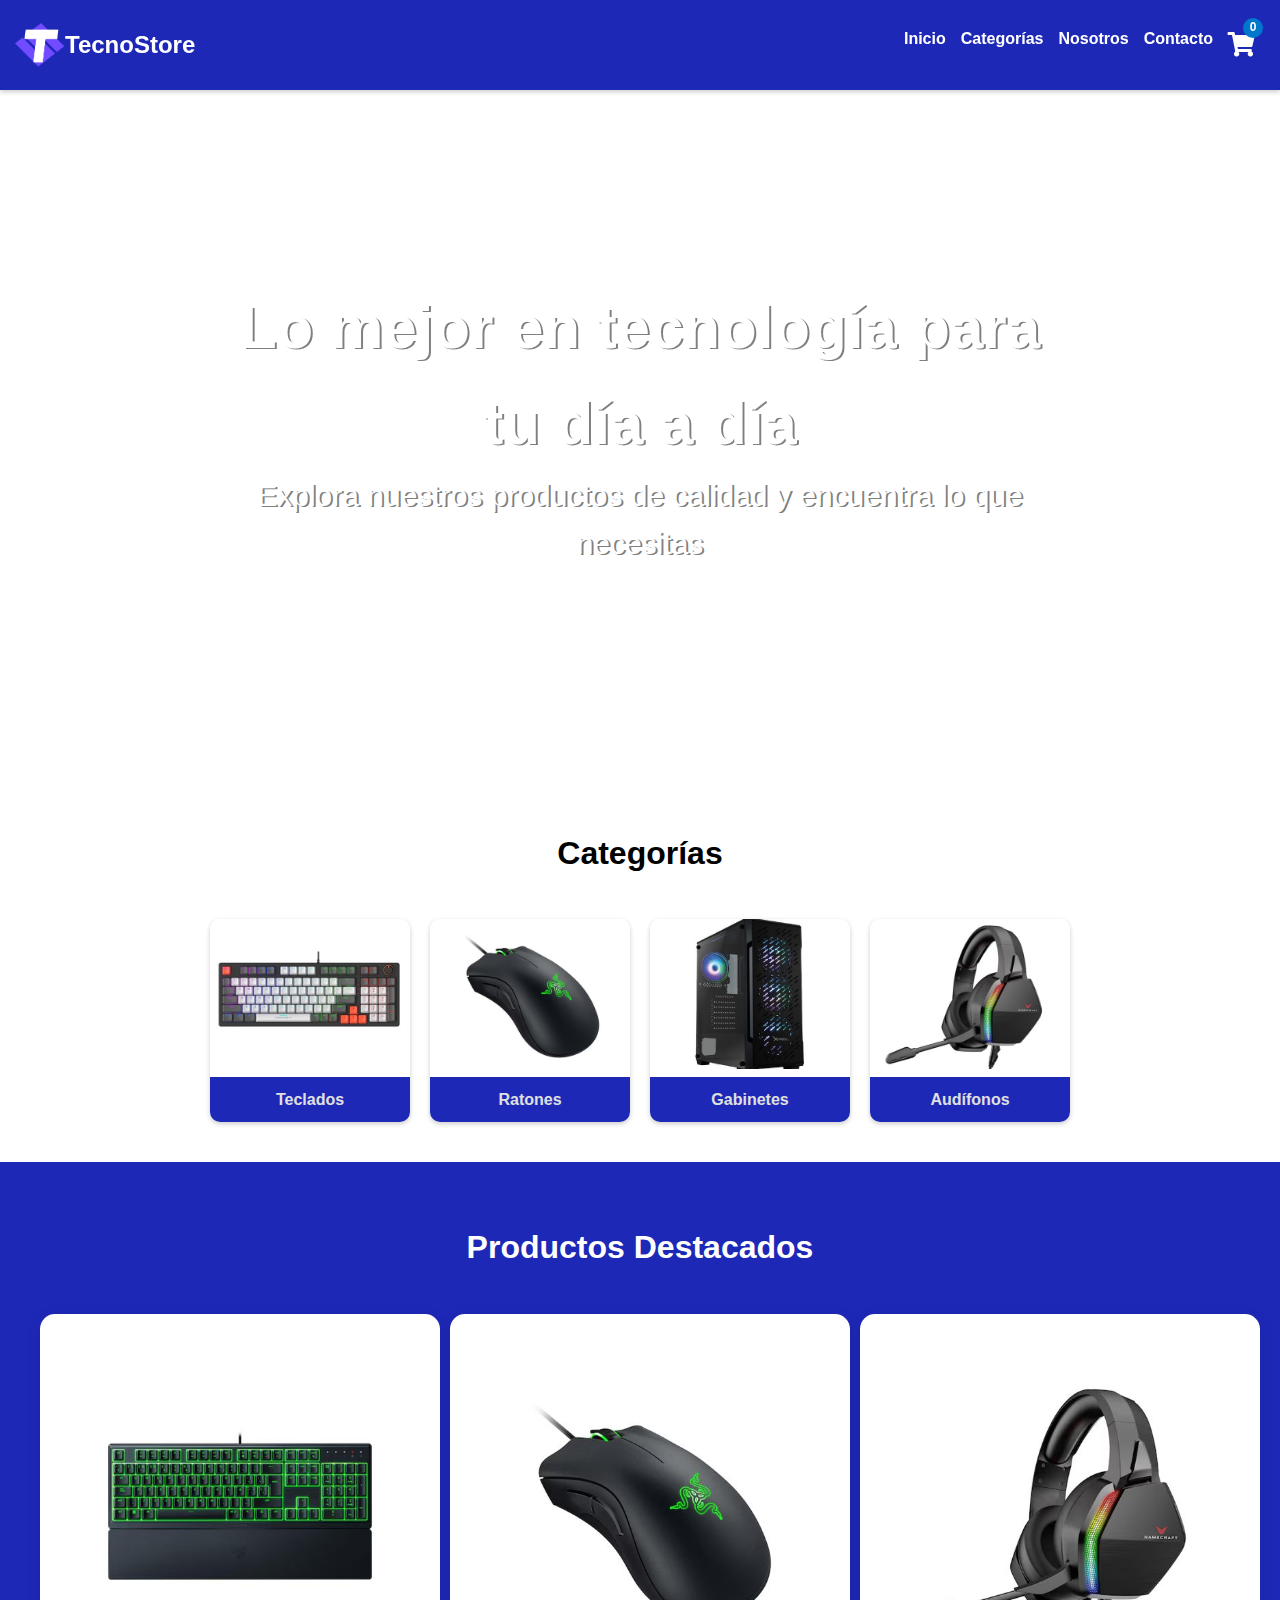
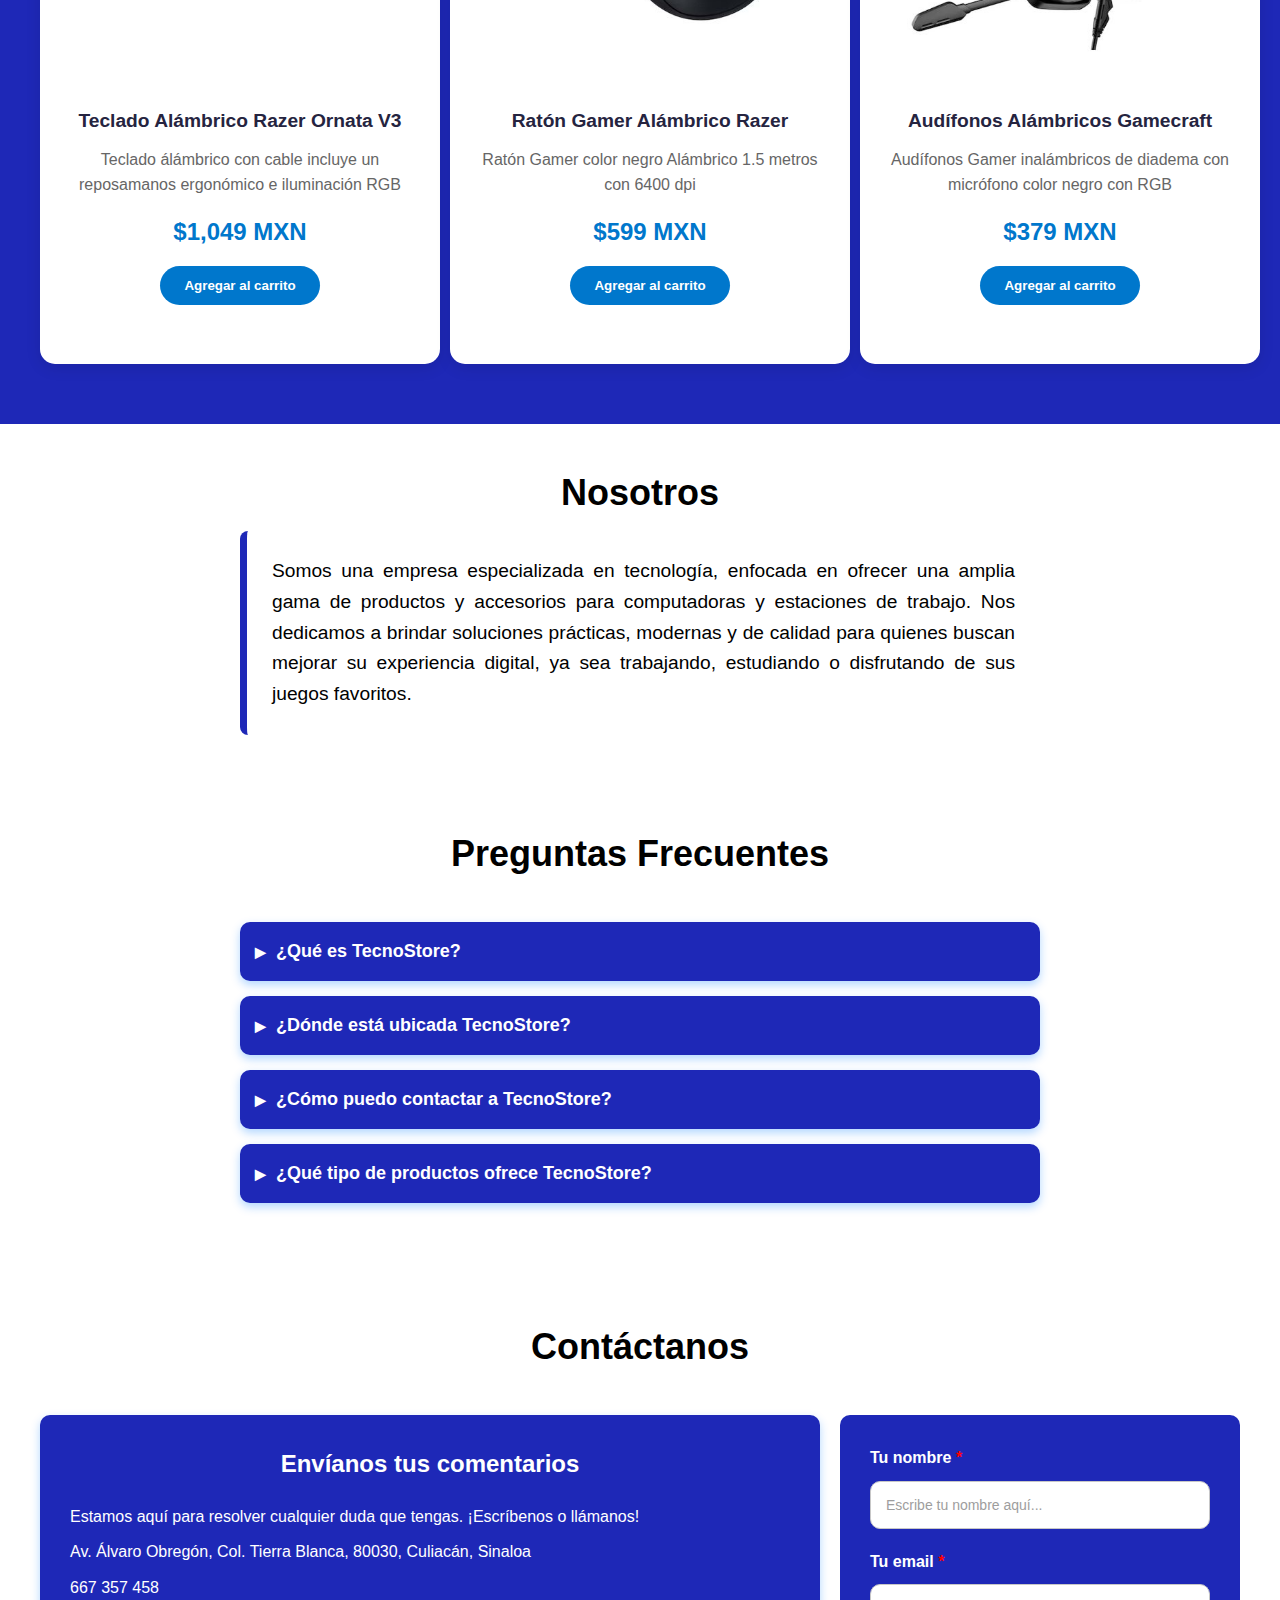
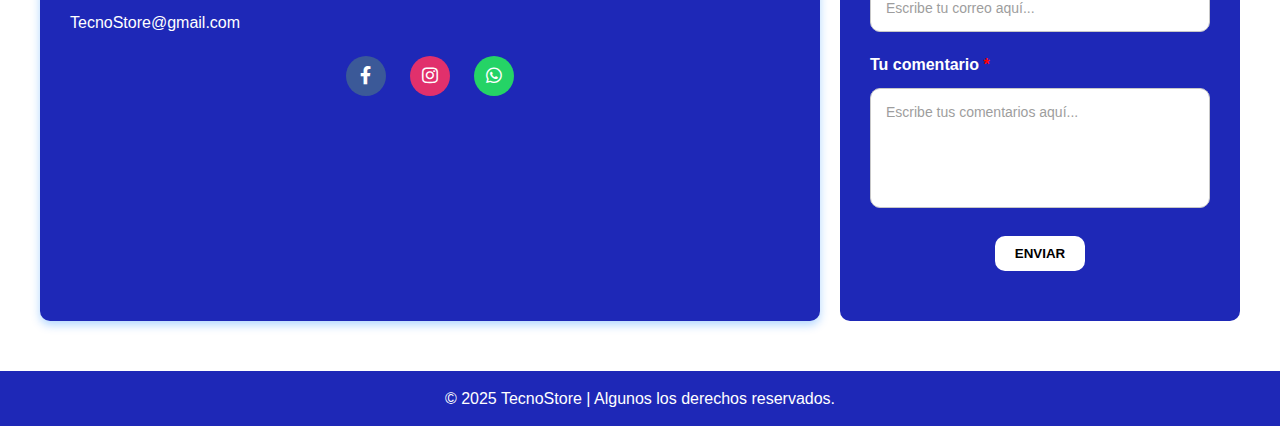
<file: MyTecnoStore/index.html>
<!DOCTYPE html>
<html lang="es">
<head>
  <meta charset="UTF-8" />
  <meta name="viewport" content="width=device-width, initial-scale=1.0" />
  <link rel="stylesheet" href="https://cdnjs.cloudflare.com/ajax/libs/font-awesome/5.15.4/css/all.min.css" integrity="sha512-1ycn6IcaQQ40/MKBW2W4Rhis/DbILU74C1vSrLJxCq57o941Ym01SwNsOMqvEBFlcgUa6xLiPY/NS5R+E6ztJQ==" crossorigin="anonymous" referrerpolicy="no-referrer" />
  <link rel="stylesheet" href="https://cdnjs.cloudflare.com/ajax/libs/font-awesome/5.15.4/css/all.min.css" integrity="sha512-1ycn6IcaQQ40/MKBW2W4Rhis/DbILU74C1vSrLJxCq57o941Ym01SwNsOMqvEBFlcgUa6xLiPY/NS5R+E6ztJQ==" crossorigin="anonymous" referrerpolicy="no-referrer" />
  <title>TecnoStore | Inicio</title>
  <link rel="stylesheet" href="styles.css"/>
  <link rel="icon" href="img/logo.ico">
</head>


<!--Start of Tawk.to Script-->
<script type="text/javascript">
var Tawk_API=Tawk_API||{}, Tawk_LoadStart=new Date();
(function(){
var s1=document.createElement("script"),s0=document.getElementsByTagName("script")[0];
s1.async=true;
s1.src='https://embed.tawk.to/68363a384a34301911ec780b/1is9t6rjl';
s1.charset='UTF-8';
s1.setAttribute('crossorigin','*');
s0.parentNode.insertBefore(s1,s0);
})();
</script>
<!--End of Tawk.to Script-->


<body>
  <header>
    <a href="index.html" class="logo">
        <img src="img/logo.png" alt="">
        <h2 class="nombre-empresa">TecnoStore</h2>
    </a>
    <nav>
      <ul>
        <li><a href="#">Inicio</a></li>
        <li><a href="#categorias">Categorías</a></li>
        <li><a href="#nosotros">Nosotros</a></li>
        <li><a href="#contacto">Contacto</a></li>
        <li>
        <div class="cart-icon" onclick="openCart()">
          <i class="fas fa-shopping-cart"></i>
          <span class="cart-count" id="cartCount">0</span>
        </div>
        </li>
      </ul>
    </nav>
  </header>
  
  <main> 
    <section class="hero">
        <h1>Lo mejor en tecnología para tu día a día</h1>
        <p>Explora nuestros productos de calidad y encuentra lo que necesitas</p>
    </section>

    <section class="categorias" id="categorias">
      <div class="contenedor-categorias">
        
      </div>
      <h3>Categorías</h3>
      <div class="contenedor-categorias">
        <a href="teclados.html" class="categoria">
          <img src="img/teclado1.jpg" alt="Teclados" />
          <span>Teclados</span>
        </a>
        <a href="ratones.html" class="categoria">
          <img src="img/raton6.jpg" alt="Ratones" />
          <span>Ratones</span>
        </a>
        <a href="gabinetes.html" class="categoria">
          <img src="img/gabinete3.jpg" alt="Gabinetes" />
          <span>Gabinetes</span>
        </a>
        <a href="audifonos.html" class="categoria">
          <img src="img/audifonos2.jpg" alt="Audífonos" />
          <span>Audífonos</span>
        </a>
      </div>
    </section>

    <section class="productos-destacados">
      <h3>Productos Destacados</h3>
      <div class="contenedor-productos">
        <div class="producto">
          <img src="img/teclado5.jpg" alt="Teclado Alámbrico Razer Ornata V3">
          <h4>Teclado Alámbrico Razer Ornata V3</h4>
          <p>Teclado álámbrico con cable incluye un reposamanos ergonómico e iluminación RGB</p>
          <div class="precio">$1,049 MXN</div>
          <button class="btn-agregar" onclick="addToCart(5, 'Teclado Alámbrico Razer Ornata V3', 1049, '⌨️')">Agregar al carrito</button>
        </div>

        <div class="producto">
          <img src="img/raton6.jpg" alt="Ratón Gamer Alámbrico Razer">
          <h4>Ratón Gamer Alámbrico Razer</h4>
          <p>Ratón Gamer color negro Alámbrico 1.5 metros con 6400 dpi</p>
          <div class="precio">$599 MXN</div>
          <button class="btn-agregar" onclick="addToCart(11, 'Ratón Gamer Alámbrico Razer', 599, '🖱️')">Agregar al carrito</button>
        </div>

        <div class="producto">
          <img src="img/audifonos2.jpg" alt="Audífonos Alámbricos Gamecraft">
          <h4>Audífonos Alámbricos Gamecraft</h4>
          <p>Audífonos Gamer inalámbricos de diadema con micrófono color negro con RGB</p>
          <div class="precio">$379 MXN</div>
          <button class="btn-agregar" onclick="addToCart(19, 'Audífonos Alámbricos Gamecraft', 379, '🎧')">Agregar al carrito</button>
        </div>
        
        
      </div>
    </section>
    
    <section class="sobre-nosotros" id="nosotros">
      <h1>Nosotros</h1>
      <div>
        <p class="nosotros-text">
          Somos una empresa especializada en tecnología, enfocada en ofrecer
          una amplia gama de productos y accesorios para computadoras y estaciones de trabajo.
          Nos dedicamos a brindar soluciones prácticas, modernas y de calidad para quienes buscan
          mejorar su experiencia digital, ya sea trabajando, estudiando o disfrutando de sus juegos
          favoritos.
        </p>
      </div>
    </section>

    <section class="faq-section" id="faq">
      <div class="container">
        <h2 class="section-title">Preguntas Frecuentes</h2>
        <div class="faq-content">
          <details class="faq-item">
            <summary class="faq-question">¿Qué es TecnoStore?</summary>
            <p class="faq-answer">
              Somos una empresa especializada en tecnología, enfocada en ofrecer una amplia gama de productos y accesorios para computadoras y estaciones de trabajo. Nos dedicamos a brindar soluciones prácticas, modernas y de calidad para quienes buscan mejorar su experiencia digital, ya sea trabajando, estudiando o disfrutando de sus juegos favoritos.
            </p>
          </details>
          <details class="faq-item">
            <summary class="faq-question">¿Dónde está ubicada TecnoStore?</summary>
            <p class="faq-answer">
              Estamos ubicados en Av. Álvaro Obregón, Col. Tierra Blanca, 80030, Culiacán, Sinaloa.
            </p>
          </details>
          <details class="faq-item">
            <summary class="faq-question">¿Cómo puedo contactar a TecnoStore?</summary>
            <p class="faq-answer">
              Puedes contactarnos por teléfono al 667 357 458, por correo electrónico a TecnoStore@gmail.com, o a través de nuestras redes sociales en Facebook, Instagram y WhatsApp.
            </p>
          </details>
          <details class="faq-item">
            <summary class="faq-question">¿Qué tipo de productos ofrece TecnoStore?</summary>
            <p class="faq-answer">
              Ofrecemos una variedad de productos tecnológicos, incluyendo teclados, ratones, monitores, tarjetas gráficas y audífonos de alta calidad.
            </p>
          </details>
        </div>
      </div>
    </section>

    <section class="contact-section" id="contacto">
      <div class="container">
        <h2 class="section-title">Contáctanos</h2>
        <div class="contact-content">
          <div class="contact-detail">
            <h3 class="contact-detail-title">Envíanos tus comentarios</h3>
            <p class="contact-detail-text">Estamos aquí para resolver cualquier duda que tengas. ¡Escríbenos o llámanos!</p>
            <p class="contact-detail-info">Av. Álvaro Obregón, Col. Tierra Blanca, 80030, Culiacán, Sinaloa</p>
            <p class="contact-detail-info">667 357 458</p>
            <p class="contact-detail-info">TecnoStore@gmail.com</p>
            <div class="social-buttons">
              <a href="https://facebook.com/TecnoStore" target="_blank" class="social-btn facebook"><i class="fab fa-facebook-f"></i></a>
              <a href="https://instagram.com/TecnoStore" target="_blank" class="social-btn instagram"><i class="fab fa-instagram"></i></a>
              <a href="https://wa.me/667357458" target="_blank" class="social-btn whatsapp"><i class="fab fa-whatsapp"></i></a>
            </div>
          </div>
          <div class="contact-form">
            <form action="/thank-you" id="contact-form" data-netlify="true" method="POST" name="contact-form">
              <div class="form-group">
                <label for="name">Tu nombre <span class="required-star">*</span></label>
                <input type="text" id="name" class="form-input" placeholder="Escribe tu nombre aquí..." name="name" required oninvalid="this.setCustomValidity('Por favor, ingresa tu nombre.')" oninput="this.setCustomValidity('')" />
              </div>
              <div class="form-group">
                <label for="email">Tu email <span class="required-star">*</span></label>
                <input type="email" id="email" class="form-input" placeholder="Escribe tu correo aquí..." name="email" required oninvalid="this.setCustomValidity('Por favor, ingresa un correo electrónico válido.')" oninput="this.setCustomValidity('')" />
              </div>
              <div class="form-group">
                <label for="comment">Tu comentario <span class="required-star">*</span></label>
                <textarea class="form-textarea" id="comment" placeholder="Escribe tus comentarios aquí..." name="comment" required oninvalid="this.setCustomValidity('Por favor, escribe tu mensaje.')" oninput="this.setCustomValidity('')"></textarea>
              </div>
              <div class="form-group text-center">
                <button type="submit" class="btn submit-button">Enviar</button>
              </div>
            </form>
          </div>
        </div>
      </div>
    </section>
  </main>

  <div id="cartModal" class="modal">
    <div class="modal-content">
      <span class="close" onclick="closeCart()">&times;</span>
      <div class="cart-header">
        <h2>🛒 Mi Carrito de Compras</h2>
      </div>
      <div id="cartItems"></div>
      <div id="cartSummary" class="cart-summary"></div>
    </div>
  </div>

  <footer>
    <p>© 2025 TecnoStore | Algunos los derechos reservados.</p>
  </footer>

  <script src="script.js"></script>
</body>
</html>
</file>
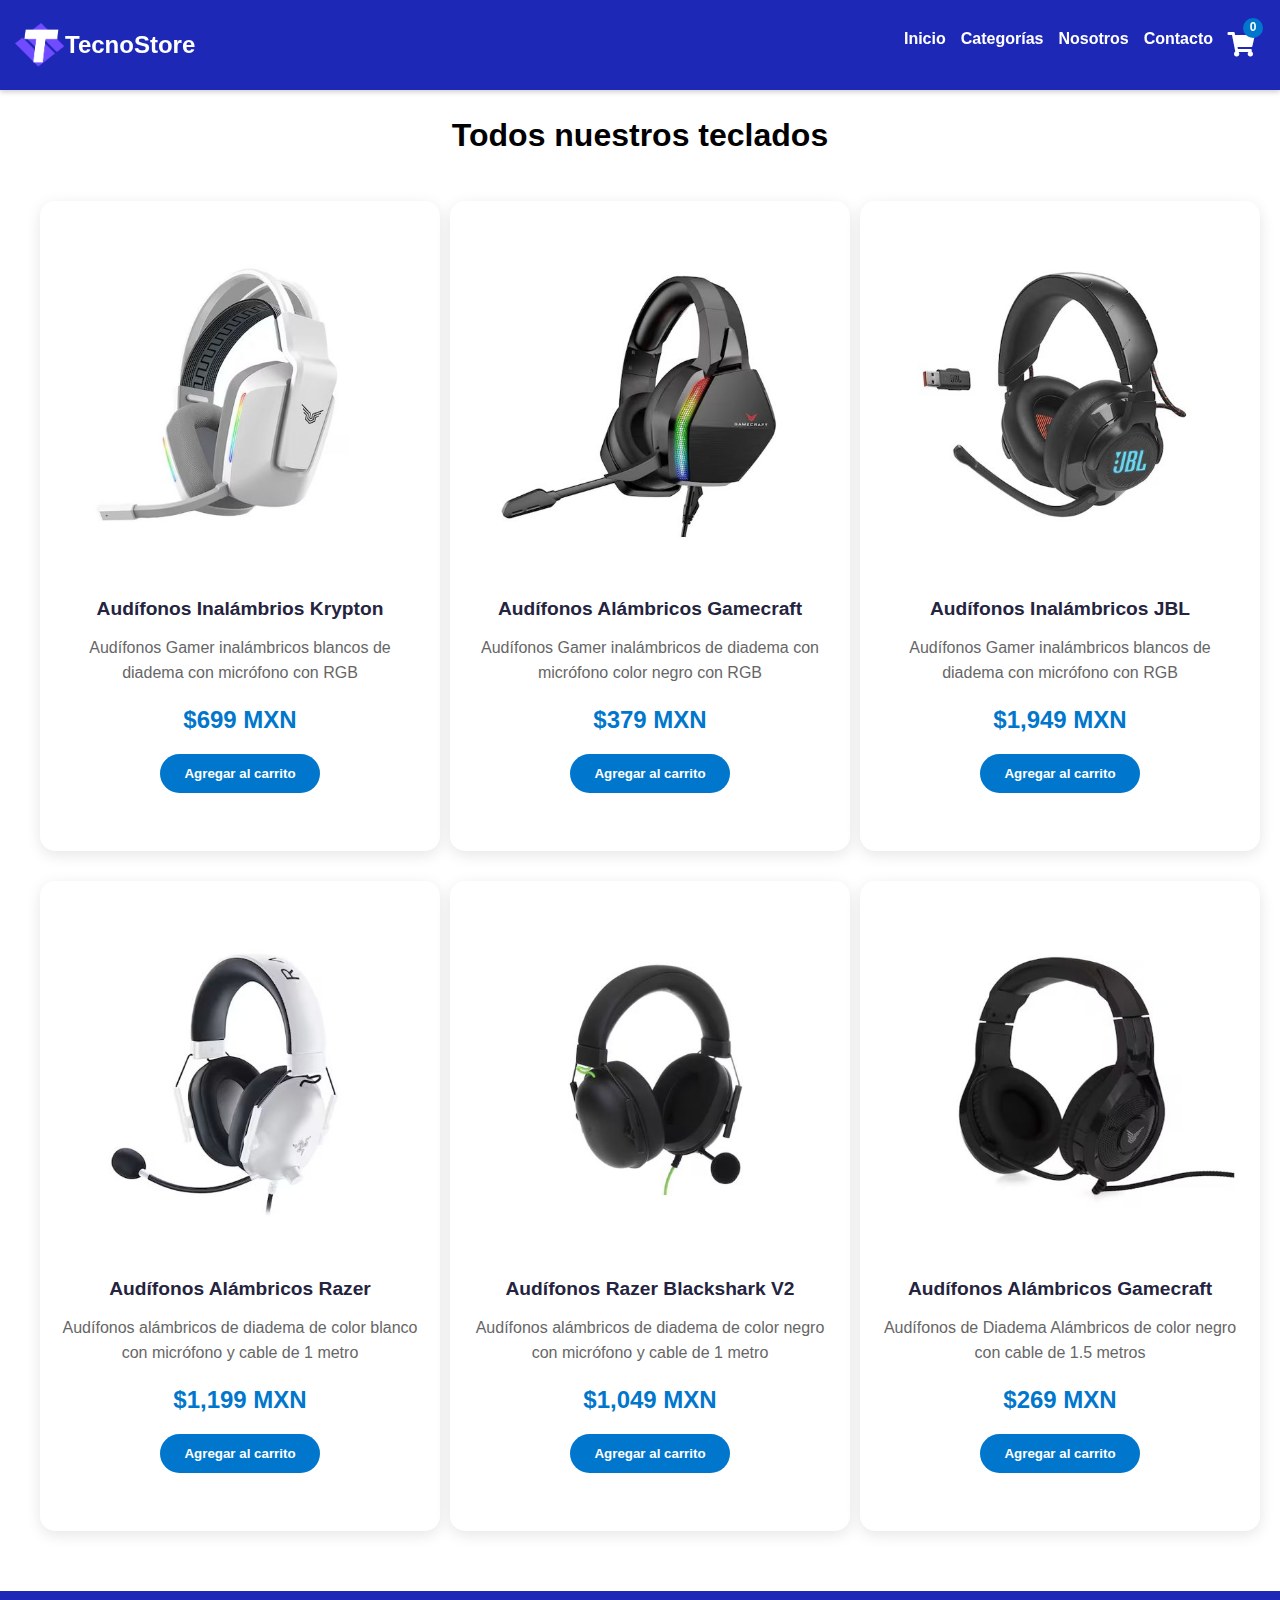
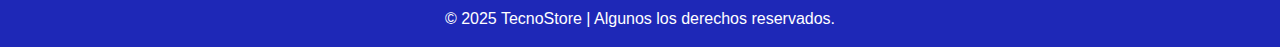
<file: MyTecnoStore/audifonos.html>
<!DOCTYPE html>
<html lang="es">
<head>
  <meta charset="UTF-8" />
  <meta name="viewport" content="width=device-width, initial-scale=1.0" />
  <title>TecnoStore | Teclados</title>
  <link rel="stylesheet" href="https://cdnjs.cloudflare.com/ajax/libs/font-awesome/5.15.4/css/all.min.css" integrity="sha512-1ycn6IcaQQ40/MKBW2W4Rhis/DbILU74C1vSrLJxCq57o941Ym01SwNsOMqvEBFlcgUa6xLiPY/NS5R+E6ztJQ==" crossorigin="anonymous" referrerpolicy="no-referrer" />
  
  <link rel="stylesheet" href="styles.css"/>
  <link rel="icon" href="img/logo.ico">
</head>


<!--Start of Tawk.to Script-->
<script type="text/javascript">
var Tawk_API=Tawk_API||{}, Tawk_LoadStart=new Date();
(function(){
var s1=document.createElement("script"),s0=document.getElementsByTagName("script")[0];
s1.async=true;
s1.src='https://embed.tawk.to/68363a384a34301911ec780b/1is9t6rjl';
s1.charset='UTF-8';
s1.setAttribute('crossorigin','*');
s0.parentNode.insertBefore(s1,s0);
})();
</script>
<!--End of Tawk.to Script-->


<body>
  <header>
    <a href="index.html" class="logo">
        <img src="img/logo.png" alt="">
        <h2 class="nombre-empresa">TecnoStore</h2>
    </a>
    <nav>
      <ul>
        <li><a href="index.html">Inicio</a></li>
        <li><a href="index.html#categorias">Categorías</a></li>
        <li><a href="index.html#nosotros">Nosotros</a></li>
        <li><a href="index.html#contacto">Contacto</a></li>
        <li>
          <div class="cart-icon" onclick="openCart()">
          <i class="fas fa-shopping-cart"></i>
          <span class="cart-count" id="cartCount">0</span>
        </div>
        </li>
      </ul>
    </nav>
  </header>
  
  <main> 
    <section class="productos">
      <h3>Todos nuestros teclados</h3>

       <div class="contenedor-productos">
        
        <div class="producto">
          <img src="img/audifonos1.jpg" alt="Audífonos Inalámbrios Krypton AD2000">
          <h4>Audífonos Inalámbrios Krypton</h4>
          <p>Audífonos Gamer inalámbricos blancos de diadema con micrófono con RGB</p>
          <div class="precio">$699 MXN</div>
          <button class="btn-agregar" onclick="addToCart(18, 'Audífonos Inalámbrios Krypton AD2000', 699, '🎧')">Agregar al carrito</button>
        </div>

        <div class="producto">
          <img src="img/audifonos2.jpg" alt="Audífonos Alámbricos Gamecraft">
          <h4>Audífonos Alámbricos Gamecraft</h4>
          <p>Audífonos Gamer inalámbricos de diadema con micrófono color negro con RGB</p>
          <div class="precio">$379 MXN</div>
          <button class="btn-agregar" onclick="addToCart(19, 'Audífonos Alámbricos Gamecraft', 379, '🎧')">Agregar al carrito</button>
        </div>

        <div class="producto">
          <img src="img/audifonos3.jpg" alt="Audífonos Inalámbricos JBL">
          <h4>Audífonos Inalámbricos JBL</h4>
          <p>Audífonos Gamer inalámbricos blancos de diadema con micrófono con RGB</p>
          <div class="precio">$1,949 MXN</div>
          <button class="btn-agregar" onclick="addToCart(20, 'Audífonos Inalámbricos JBL', 1949, '🎧')">Agregar al carrito</button>
        </div>

        <div class="producto">
          <img src="img/audifonos4.jpg" alt="Audífonos Alámbricos Razer">
          <h4>Audífonos Alámbricos Razer</h4>
          <p>Audífonos alámbricos de diadema de color blanco con micrófono y cable de 1 metro</p>
          <div class="precio">$1,199 MXN</div>
          <button class="btn-agregar" onclick="addToCart(21, 'Audífonos Alámbricos Razer', 1199, '🎧')">Agregar al carrito</button>
        </div>

        <div class="producto">
          <img src="img/audifonos5.jpg" alt="Audífonos Razer Blackshark V2">
          <h4>Audífonos Razer Blackshark V2</h4>
          <p>Audífonos alámbricos de diadema de color negro con micrófono y cable de 1 metro</p>
          <div class="precio">$1,049 MXN</div>
          <button class="btn-agregar" onclick="addToCart(22, 'Audífonos Razer Blackshark V2', 1049, '🎧')">Agregar al carrito</button>
        </div>

        <div class="producto">
          <img src="img/audifonos6.jpg" alt="Audífonos Alámbricos Gamecraft">
          <h4>Audífonos Alámbricos Gamecraft</h4>
          <p>Audífonos de Diadema Alámbricos de color negro con cable de 1.5 metros</p>
          <div class="precio">$269 MXN</div>
          <button class="btn-agregar" onclick="addToCart(23, 'Audífonos Alámbricos Gamecraft', 269, '🎧')">Agregar al carrito</button>
        </div>
        
      </div>
    </section>
    

  <div id="cartModal" class="modal">
    <div class="modal-content">
      <span class="close" onclick="closeCart()">&times;</span>
      <div class="cart-header">
        <h2>🛒 Mi Carrito de Compras</h2>
      </div>
      <div id="cartItems"></div>
      <div id="cartSummary" class="cart-summary"></div>
    </div>
  </div>

  <footer>
    <p>© 2025 TecnoStore | Algunos los derechos reservados.</p>
  </footer>

  <script src="script.js"></script>
</body>
</html>
</file>
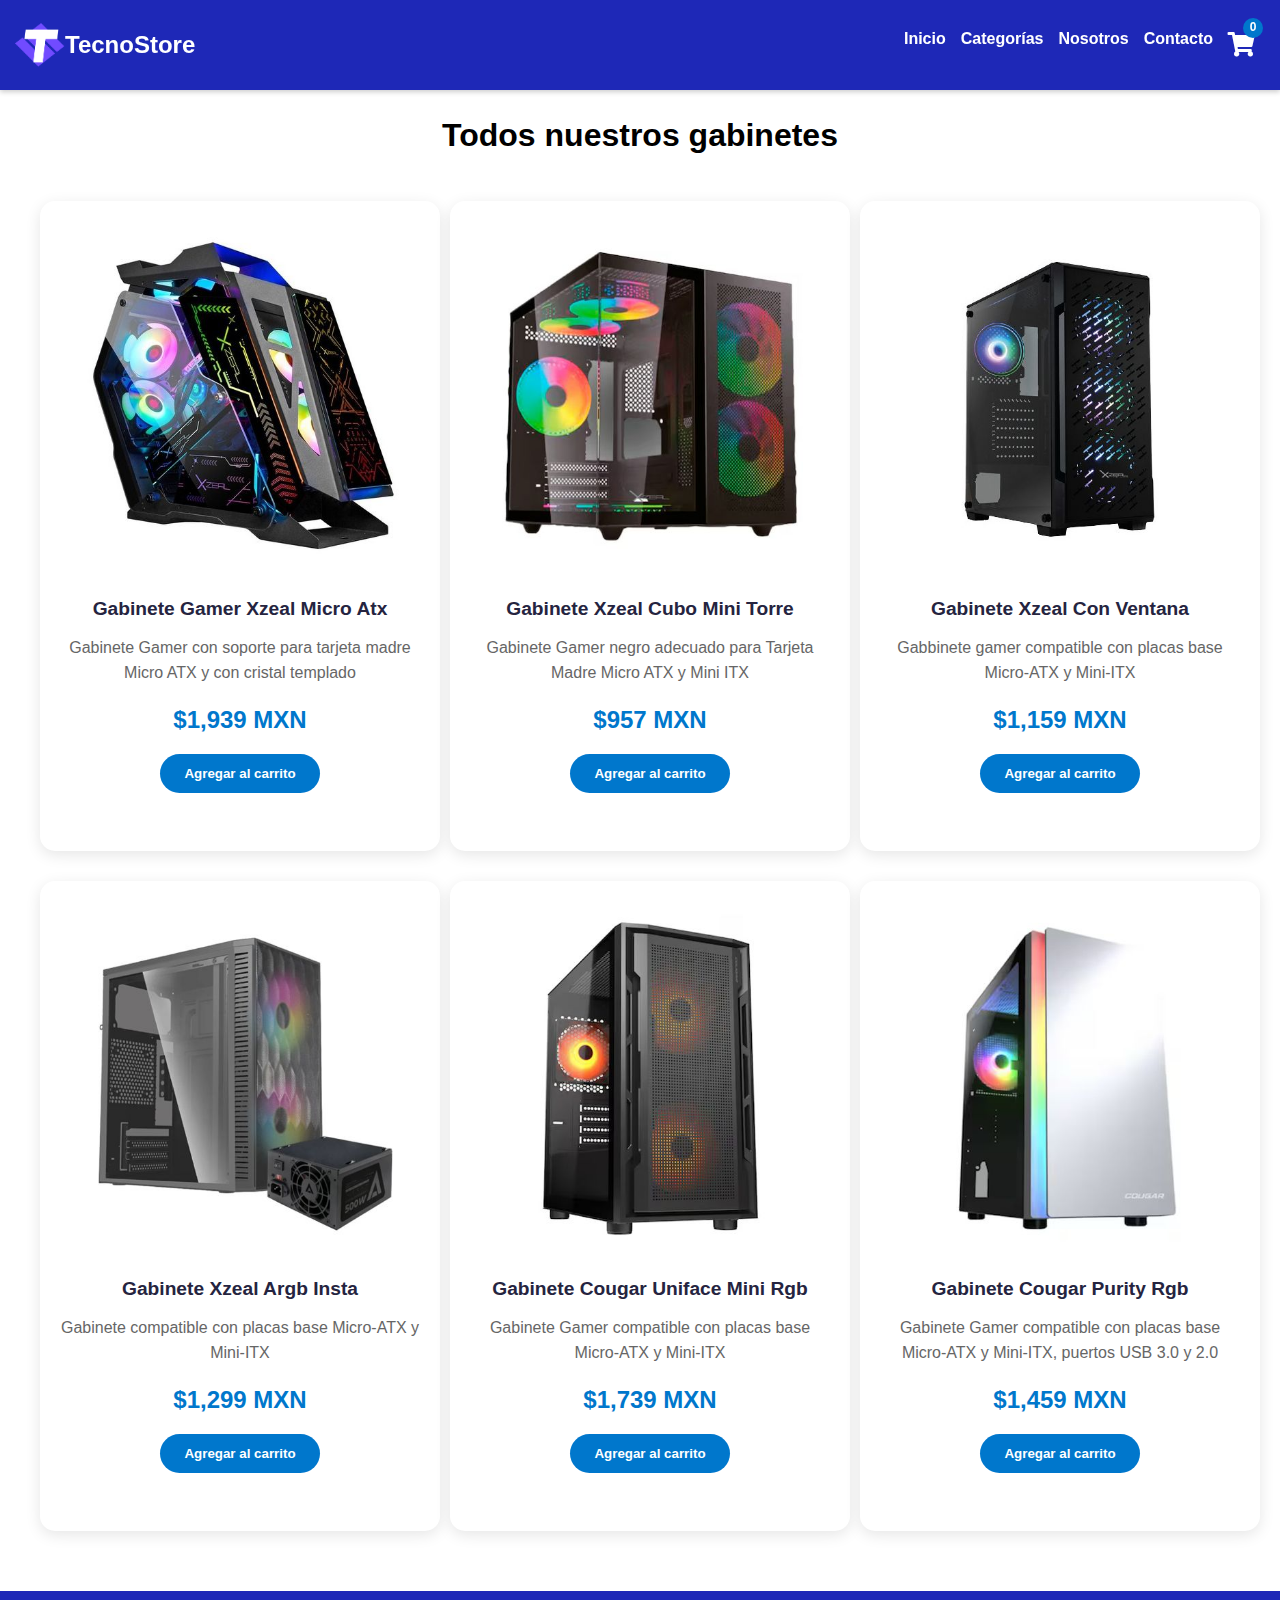
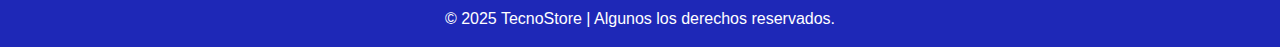
<file: MyTecnoStore/gabinetes.html>
<!DOCTYPE html>
<html lang="es">
<head>
  <meta charset="UTF-8" />
  <meta name="viewport" content="width=device-width, initial-scale=1.0" />
  <title>TecnoStore | Teclados</title>
  <link rel="stylesheet" href="https://cdnjs.cloudflare.com/ajax/libs/font-awesome/5.15.4/css/all.min.css" integrity="sha512-1ycn6IcaQQ40/MKBW2W4Rhis/DbILU74C1vSrLJxCq57o941Ym01SwNsOMqvEBFlcgUa6xLiPY/NS5R+E6ztJQ==" crossorigin="anonymous" referrerpolicy="no-referrer" />
  <link rel="stylesheet" href="styles.css"/>
  <link rel="icon" href="img/logo.ico">
</head>


<!--Start of Tawk.to Script-->
<script type="text/javascript">
var Tawk_API=Tawk_API||{}, Tawk_LoadStart=new Date();
(function(){
var s1=document.createElement("script"),s0=document.getElementsByTagName("script")[0];
s1.async=true;
s1.src='https://embed.tawk.to/68363a384a34301911ec780b/1is9t6rjl';
s1.charset='UTF-8';
s1.setAttribute('crossorigin','*');
s0.parentNode.insertBefore(s1,s0);
})();
</script>
<!--End of Tawk.to Script-->


<body>
  <header>
    <a href="index.html" class="logo">
        <img src="img/logo.png" alt="">
        <h2 class="nombre-empresa">TecnoStore</h2>
    </a>
    <nav>
      <ul>
        <li><a href="index.html">Inicio</a></li>
        <li><a href="index.html#categorias">Categorías</a></li>
        <li><a href="index.html#nosotros">Nosotros</a></li>
        <li><a href="index.html#contacto">Contacto</a></li>
        <li>
          <div class="cart-icon" onclick="openCart()">
          <i class="fas fa-shopping-cart"></i>
          <span class="cart-count" id="cartCount">0</span>
        </div>
        </li>
      </ul>
    </nav>
  </header>
  
  <main> 
    <section class="productos">
      <h3>Todos nuestros gabinetes</h3>

       <div class="contenedor-productos">
        
        <div class="producto">
          <img src="img/gabinete1.jpg" alt="Gabinete Gamer Xzeal Ir02 Micro Atx">
          <h4>Gabinete Gamer Xzeal Micro Atx</h4>
          <p>Gabinete Gamer con soporte para tarjeta madre Micro ATX y con cristal templado</p>
          <div class="precio">$1,939 MXN</div>
          <button class="btn-agregar" onclick="addToCart(12, 'Gabinete Gamer Xzeal Ir02 Micro Atx', 1939, '')">Agregar al carrito</button>
        </div>

        <div class="producto">
          <img src="img/gabinete2.jpg" alt="Gabinete Xzeal Cubo Mini Torre">
          <h4>Gabinete Xzeal Cubo Mini Torre</h4>
          <p>Gabinete Gamer negro adecuado para Tarjeta Madre Micro ATX y Mini ITX</p>
          <div class="precio">$957 MXN</div>
          <button class="btn-agregar" onclick="addToCart(13, 'Gabinete Xzeal Cubo Mini Torre', 957, '')">Agregar al carrito</button>
        </div>

        <div class="producto">
          <img src="img/gabinete3.jpg" alt="Gabinete Xzeal Con Ventana">
          <h4>Gabinete Xzeal Con Ventana</h4>
          <p>Gabbinete gamer compatible con placas base Micro-ATX y Mini-ITX</p>
          <div class="precio">$1,159 MXN</div>
          <button class="btn-agregar" onclick="addToCart(14, 'Gabinete Xzeal Con Ventana', 1159, '')">Agregar al carrito</button>
        </div>

        <div class="producto">
          <img src="img/gabinete4.jpg" alt="Gabinete Xzeal Argb Insta">
          <h4>Gabinete Xzeal Argb Insta </h4>
          <p>Gabinete compatible con placas base Micro-ATX y Mini-ITX</p>
          <div class="precio">$1,299 MXN</div>
          <button class="btn-agregar" onclick="addToCart(15, 'Gabinete Xzeal Argb Insta', 1299, '')">Agregar al carrito</button>
        </div>

        <div class="producto">
          <img src="img/gabinete5.jpg" alt="Gabinete Cougar Uniface Mini Rgb">
          <h4>Gabinete Cougar Uniface Mini Rgb</h4>
          <p>Gabinete Gamer compatible con placas base Micro-ATX y Mini-ITX</p>
          <div class="precio">$1,739 MXN</div>
          <button class="btn-agregar" onclick="addToCart(16, 'Gabinete Cougar Uniface Mini Rgb', 1739, '')">Agregar al carrito</button>
        </div>

        <div class="producto">
          <img src="img/gabinete6.jpg" alt="Gabinete Cougar Purity Rgb Con Ventana">
          <h4>Gabinete Cougar Purity Rgb</h4>
          <p>Gabinete Gamer compatible con placas base Micro-ATX y Mini-ITX,  puertos USB 3.0 y 2.0</p>
          <div class="precio">$1,459 MXN</div>
          <button class="btn-agregar" onclick="addToCart(17, 'Gabinete Cougar Purity Rgb Con Ventana', 1459, '')">Agregar al carrito</button>
        </div>
        
      </div>
    </section>
    

  <div id="cartModal" class="modal">
    <div class="modal-content">
      <span class="close" onclick="closeCart()">&times;</span>
      <div class="cart-header">
        <h2>🛒 Mi Carrito de Compras</h2>
      </div>
      <div id="cartItems"></div>
      <div id="cartSummary" class="cart-summary"></div>
    </div>
  </div>

  <footer>
    <p>© 2025 TecnoStore | Algunos los derechos reservados.</p>
  </footer>

  <script src="script.js"></script>
</body>
</html>
</file>
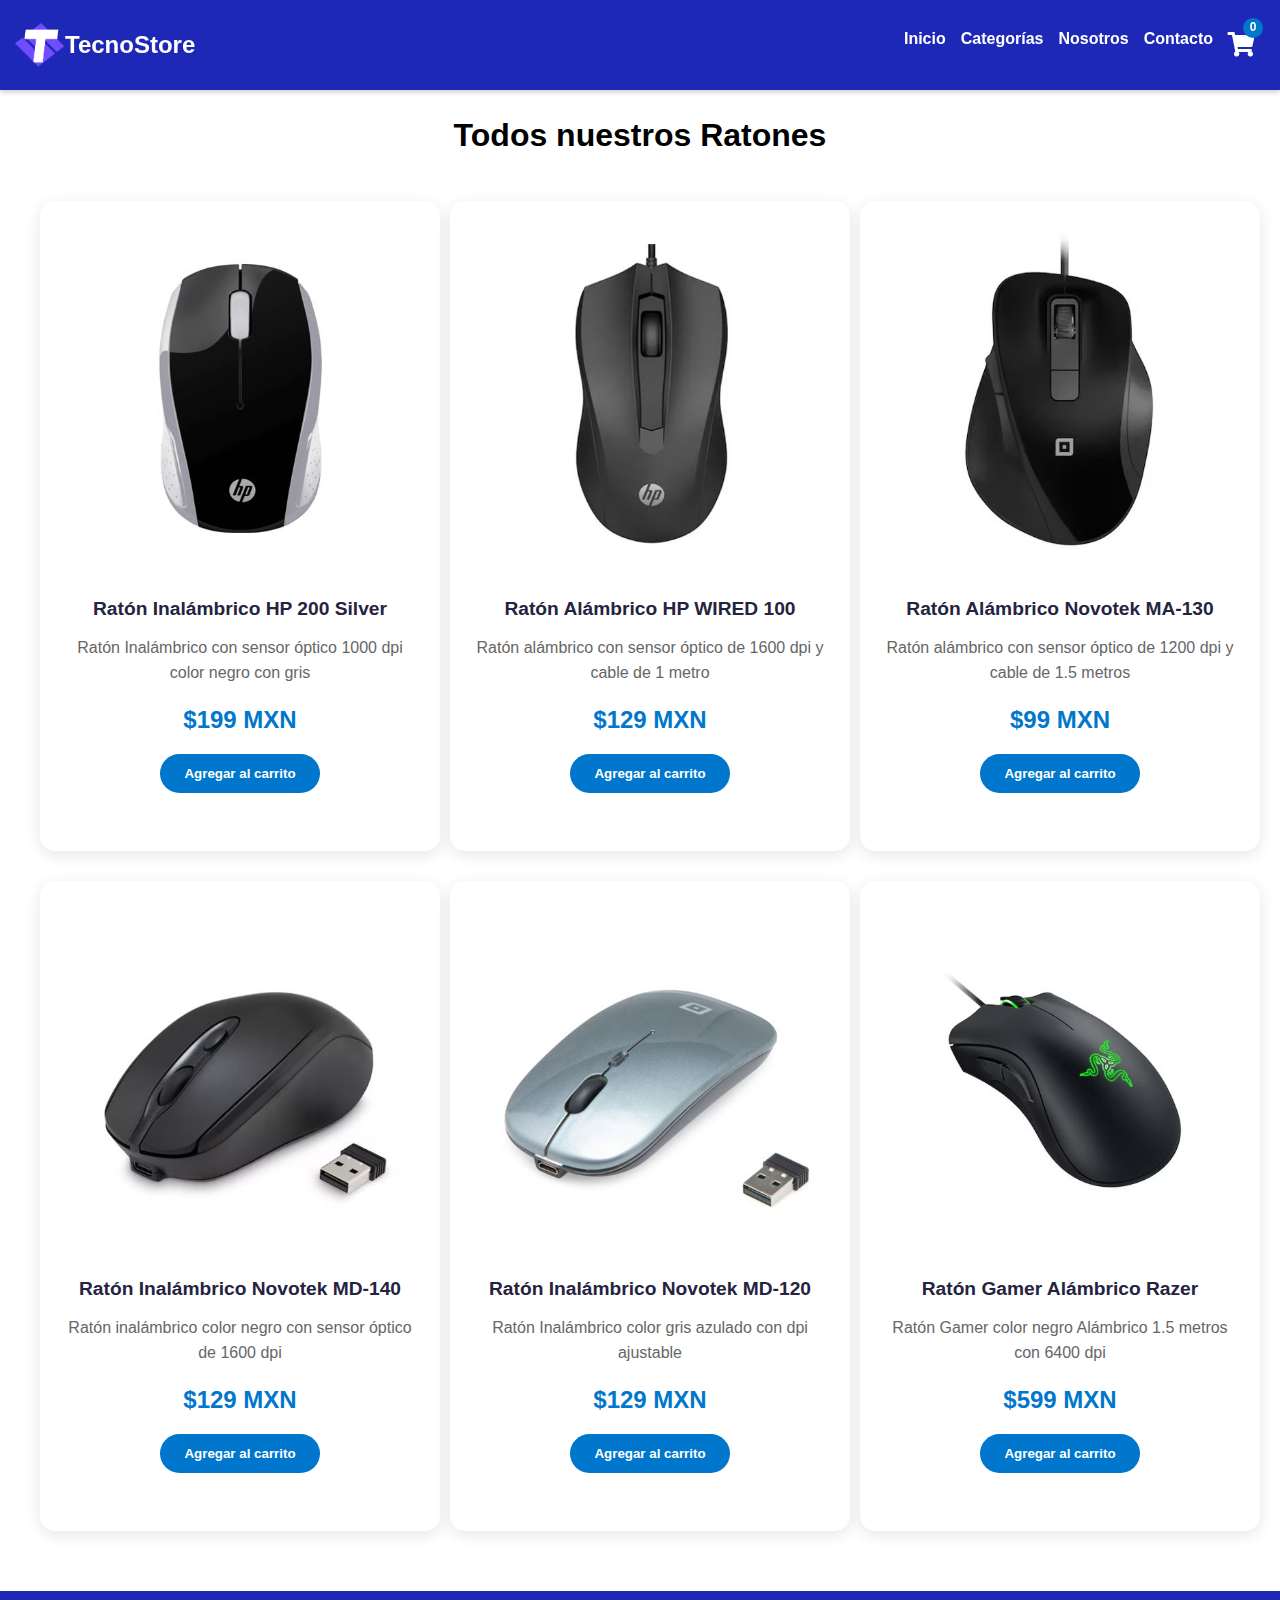
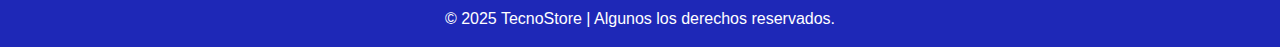
<file: MyTecnoStore/ratones.html>
<!DOCTYPE html>
<html lang="es">
<head>
  <meta charset="UTF-8" />
  <meta name="viewport" content="width=device-width, initial-scale=1.0" />
  <title>TecnoStore | Ratones</title>
  <link rel="stylesheet" href="https://cdnjs.cloudflare.com/ajax/libs/font-awesome/5.15.4/css/all.min.css" integrity="sha512-1ycn6IcaQQ40/MKBW2W4Rhis/DbILU74C1vSrLJxCq57o941Ym01SwNsOMqvEBFlcgUa6xLiPY/NS5R+E6ztJQ==" crossorigin="anonymous" referrerpolicy="no-referrer" />
  <link rel="stylesheet" href="styles.css"/>
  <link rel="icon" href="img/logo.ico">
</head>


<!--Start of Tawk.to Script-->
<script type="text/javascript">
var Tawk_API=Tawk_API||{}, Tawk_LoadStart=new Date();
(function(){
var s1=document.createElement("script"),s0=document.getElementsByTagName("script")[0];
s1.async=true;
s1.src='https://embed.tawk.to/68363a384a34301911ec780b/1is9t6rjl';
s1.charset='UTF-8';
s1.setAttribute('crossorigin','*');
s0.parentNode.insertBefore(s1,s0);
})();
</script>
<!--End of Tawk.to Script-->


<body>
  <header>
    <a href="index.html" class="logo">
        <img src="img/logo.png" alt="">
        <h2 class="nombre-empresa">TecnoStore</h2>
    </a>
    <nav>
      <ul>
        <li><a href="index.html">Inicio</a></li>
        <li><a href="index.html#categorias">Categorías</a></li>
        <li><a href="index.html#nosotros">Nosotros</a></li>
        <li><a href="index.html#contacto">Contacto</a></li>
        <li>
          <div class="cart-icon" onclick="openCart()">
          <i class="fas fa-shopping-cart"></i>
          <span class="cart-count" id="cartCount">0</span>
        </div>
        </li>
      </ul>
    </nav>
  </header>
  
  <main> 
    <section class="productos">
      <h3>Todos nuestros Ratones</h3>

       <div class="contenedor-productos">
        
        <div class="producto">
          <img src="img/raton1.jpg" alt="Mouse Inalámbrico HP 200 Silver">
          <h4>Ratón Inalámbrico HP 200 Silver</h4>
          <p>Ratón Inalámbrico con sensor óptico 1000 dpi color negro con gris</p>
          <div class="precio">$199 MXN</div>
          <button class="btn-agregar" onclick="addToCart(7, 'Ratón Inalámbrico HP 200 Silver', 199, '🖱️')">Agregar al carrito</button>
        </div>

        <div class="producto">
          <img src="img/raton2.jpg" alt="Ratón Alámbrico HP WIRED 100">
          <h4>Ratón Alámbrico HP WIRED 100</h4>
          <p>Ratón alámbrico con sensor óptico de 1600 dpi y cable de 1 metro</p>
          <div class="precio">$129 MXN</div>
          <button class="btn-agregar" onclick="addToCart(8, 'Ratón Alámbrico HP WIRED 100', 129, '🖱️')">Agregar al carrito</button>
        </div>

        <div class="producto">
          <img src="img/raton3.jpg" alt="Ratón Alámbrico Novotek MA-130">
          <h4>Ratón Alámbrico Novotek MA-130</h4>
          <p>Ratón alámbrico con sensor óptico de 1200 dpi y cable de 1.5 metros</p>
          <div class="precio">$99 MXN</div>
          <button class="btn-agregar" onclick="addToCart(9, 'Ratón Alámbrico Novotek MA-130', 99, '🖱️')">Agregar al carrito</button>
        </div>

        <div class="producto">
          <img src="img/raton4.jpg" alt="Mouse Inalámbrico Novotek">
          <h4>Ratón Inalámbrico Novotek MD-140</h4>
          <p>Ratón inalámbrico color negro con sensor óptico de 1600 dpi</p>
          <div class="precio">$129 MXN</div>
          <button class="btn-agregar" onclick="addToCart(10, 'Ratón Inalámbrico Novotek MD-140', 129, '🖱️')">Agregar al carrito</button>
        </div>

        <div class="producto">
          <img src="img/raton5.jpg" alt="Ratón Inalámbrico Novotek MD-120">
          <h4>Ratón Inalámbrico Novotek MD-120</h4>
          <p>Ratón Inalámbrico color gris azulado con dpi ajustable </p>
          <div class="precio">$129 MXN</div>
          <button class="btn-agregar" onclick="addToCart(5, 'Ratón Inalámbrico Novotek MD-120', 129, '🖱️')">Agregar al carrito</button>
        </div>

        <div class="producto">
          <img src="img/raton6.jpg" alt="Ratón Gamer Alámbrico Razer">
          <h4>Ratón Gamer Alámbrico Razer</h4>
          <p>Ratón Gamer color negro Alámbrico 1.5 metros con 6400 dpi</p>
          <div class="precio">$599 MXN</div>
          <button class="btn-agregar" onclick="addToCart(11, 'Ratón Gamer Alámbrico Razer', 599, '🖱️')">Agregar al carrito</button>
        </div>
        
      </div>
    </section>
    

  <div id="cartModal" class="modal">
    <div class="modal-content">
      <span class="close" onclick="closeCart()">&times;</span>
      <div class="cart-header">
        <h2>🛒 Mi Carrito de Compras</h2>
      </div>
      <div id="cartItems"></div>
      <div id="cartSummary" class="cart-summary"></div>
    </div>
  </div>

  <footer>
    <p>© 2025 TecnoStore | Algunos los derechos reservados.</p>
  </footer>

  <script src="script.js"></script>
</body>
</html>
</file>
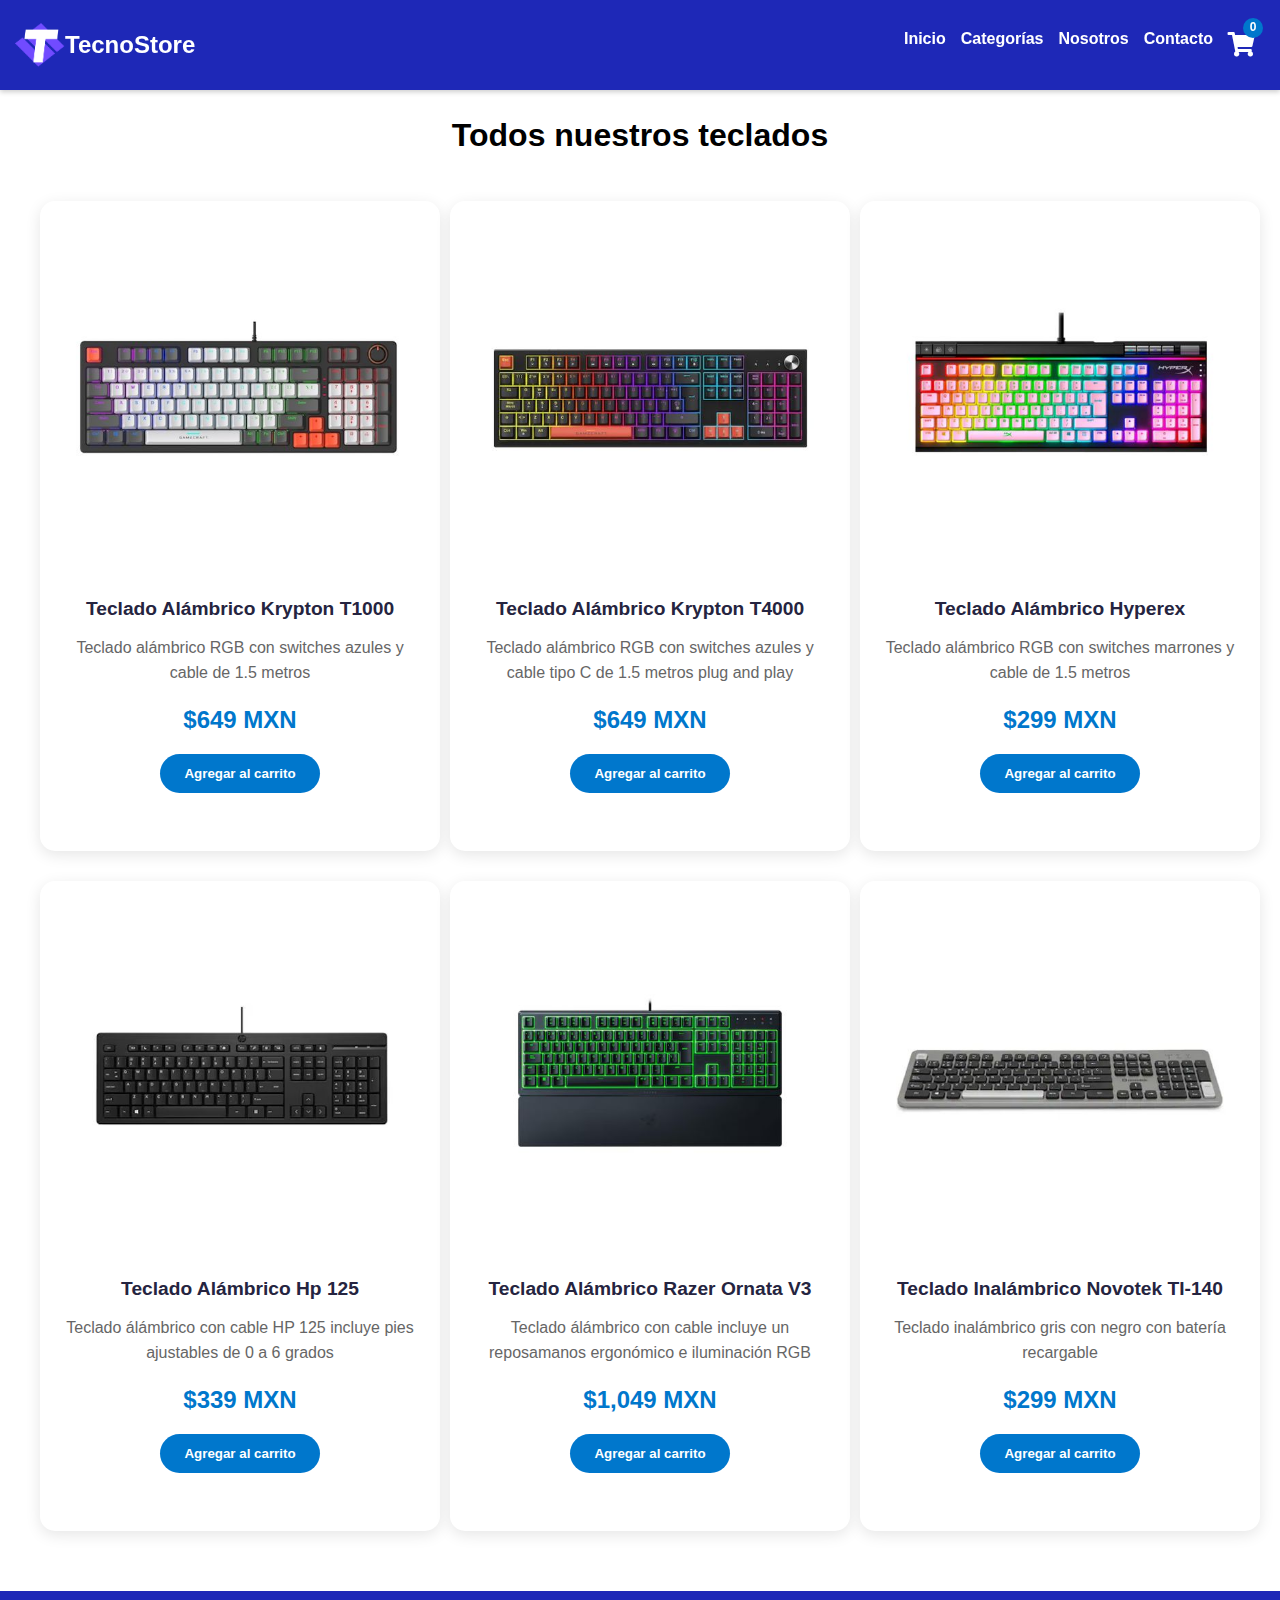
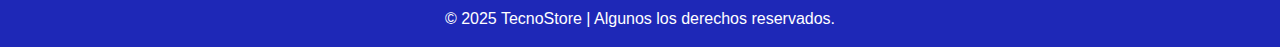
<file: MyTecnoStore/teclados.html>
<!DOCTYPE html>
<html lang="es">
<head>
  <meta charset="UTF-8" />
  <meta name="viewport" content="width=device-width, initial-scale=1.0" />
  <title>TecnoStore | Teclados</title>
  <link rel="stylesheet" href="https://cdnjs.cloudflare.com/ajax/libs/font-awesome/5.15.4/css/all.min.css" integrity="sha512-1ycn6IcaQQ40/MKBW2W4Rhis/DbILU74C1vSrLJxCq57o941Ym01SwNsOMqvEBFlcgUa6xLiPY/NS5R+E6ztJQ==" crossorigin="anonymous" referrerpolicy="no-referrer" />
  <link rel="stylesheet" href="styles.css"/>
  <link rel="icon" href="img/logo.ico">
</head>


<!--Start of Tawk.to Script-->
<script type="text/javascript">
var Tawk_API=Tawk_API||{}, Tawk_LoadStart=new Date();
(function(){
var s1=document.createElement("script"),s0=document.getElementsByTagName("script")[0];
s1.async=true;
s1.src='https://embed.tawk.to/68363a384a34301911ec780b/1is9t6rjl';
s1.charset='UTF-8';
s1.setAttribute('crossorigin','*');
s0.parentNode.insertBefore(s1,s0);
})();
</script>
<!--End of Tawk.to Script-->


<body>
  <header>
    <a href="index.html" class="logo">
        <img src="img/logo.png" alt="">
        <h2 class="nombre-empresa">TecnoStore</h2>
    </a>
    <nav>
      <ul>
        <li><a href="index.html">Inicio</a></li>
        <li><a href="index.html#categorias">Categorías</a></li>
        <li><a href="index.html#nosotros">Nosotros</a></li>
        <li><a href="index.html#contacto">Contacto</a></li>
        <li>
          <div class="cart-icon" onclick="openCart()">
          <i class="fas fa-shopping-cart"></i>
          <span class="cart-count" id="cartCount">0</span>
        </div>
        </li>
      </ul>
    </nav>
  </header>
  
  <main> 
    <section class="productos">
      <h3>Todos nuestros teclados</h3>

       <div class="contenedor-productos">
        
        <div class="producto">
          <img src="img/teclado1.jpg" alt="Teclado Alámbrico Krypton T1000">
          <h4>Teclado Alámbrico Krypton T1000</h4>
          <p>Teclado alámbrico RGB con switches azules y cable de 1.5 metros</p>
          <div class="precio">$649 MXN</div>
          <button class="btn-agregar" onclick="addToCart(1, 'Teclado alámbrico RGB T1000', 649, '⌨️')">Agregar al carrito</button>
        </div>

        <div class="producto">
          <img src="img/teclado2.jpg" alt="Teclado Alámbrico Krypton T4000">
          <h4>Teclado Alámbrico Krypton T4000</h4>
          <p>Teclado alámbrico RGB con switches azules y cable tipo C de 1.5 metros plug and play</p>
          <div class="precio">$649 MXN</div>
          <button class="btn-agregar" onclick="addToCart(2, 'Teclado alámbrico RGB T4000', 649, '⌨️')">Agregar al carrito</button>
        </div>

        <div class="producto">
          <img src="img/teclado3.jpg" alt="Teclado Alámbrico Hyperex">
          <h4>Teclado Alámbrico Hyperex</h4>
          <p>Teclado alámbrico RGB con switches marrones y cable de 1.5 metros</p>
          <div class="precio">$299 MXN</div>
          <button class="btn-agregar" onclick="addToCart(3, 'Teclado Alámbrico Hyperex RGB', 299, '⌨️')">Agregar al carrito</button>
        </div>

        <div class="producto">
          <img src="img/teclado4.jpg" alt="Teclado Alámbrico Hp 125">
          <h4>Teclado Alámbrico Hp 125</h4>
          <p>Teclado álámbrico con cable HP 125 incluye pies ajustables de 0 a 6 grados</p>
          <div class="precio">$339 MXN</div>
          <button class="btn-agregar" onclick="addToCart(4, 'Teclado Alámbrico Hp 125', 339, '⌨️')">Agregar al carrito</button>
        </div>

        <div class="producto">
          <img src="img/teclado5.jpg" alt="Teclado Alámbrico Razer Ornata V3">
          <h4>Teclado Alámbrico Razer Ornata V3</h4>
          <p>Teclado álámbrico con cable incluye un reposamanos ergonómico e iluminación RGB</p>
          <div class="precio">$1,049 MXN</div>
          <button class="btn-agregar" onclick="addToCart(5, 'Teclado Alámbrico Razer Ornata V3', 1049, '⌨️')">Agregar al carrito</button>
        </div>

        <div class="producto">
          <img src="img/teclado6.jpg" alt="Teclado Inalámbrico Novotek TI-140">
          <h4>Teclado Inalámbrico Novotek TI-140</h4>
          <p>Teclado inalámbrico gris con negro con batería recargable</p>
          <div class="precio">$299 MXN</div>
          <button class="btn-agregar" onclick="addToCart(6, 'Teclado Inalámbrico Novotek TI-140', 299, '⌨️')">Agregar al carrito</button>
        </div>
        
      </div>
    </section>
    

  <div id="cartModal" class="modal">
    <div class="modal-content">
      <span class="close" onclick="closeCart()">&times;</span>
      <div class="cart-header">
        <h2>🛒 Mi Carrito de Compras</h2>
      </div>
      <div id="cartItems"></div>
      <div id="cartSummary" class="cart-summary"></div>
    </div>
  </div>

  <footer>
    <p>© 2025 TecnoStore | Algunos los derechos reservados.</p>
  </footer>

  <script src="script.js"></script>
</body>
</html>
</file>
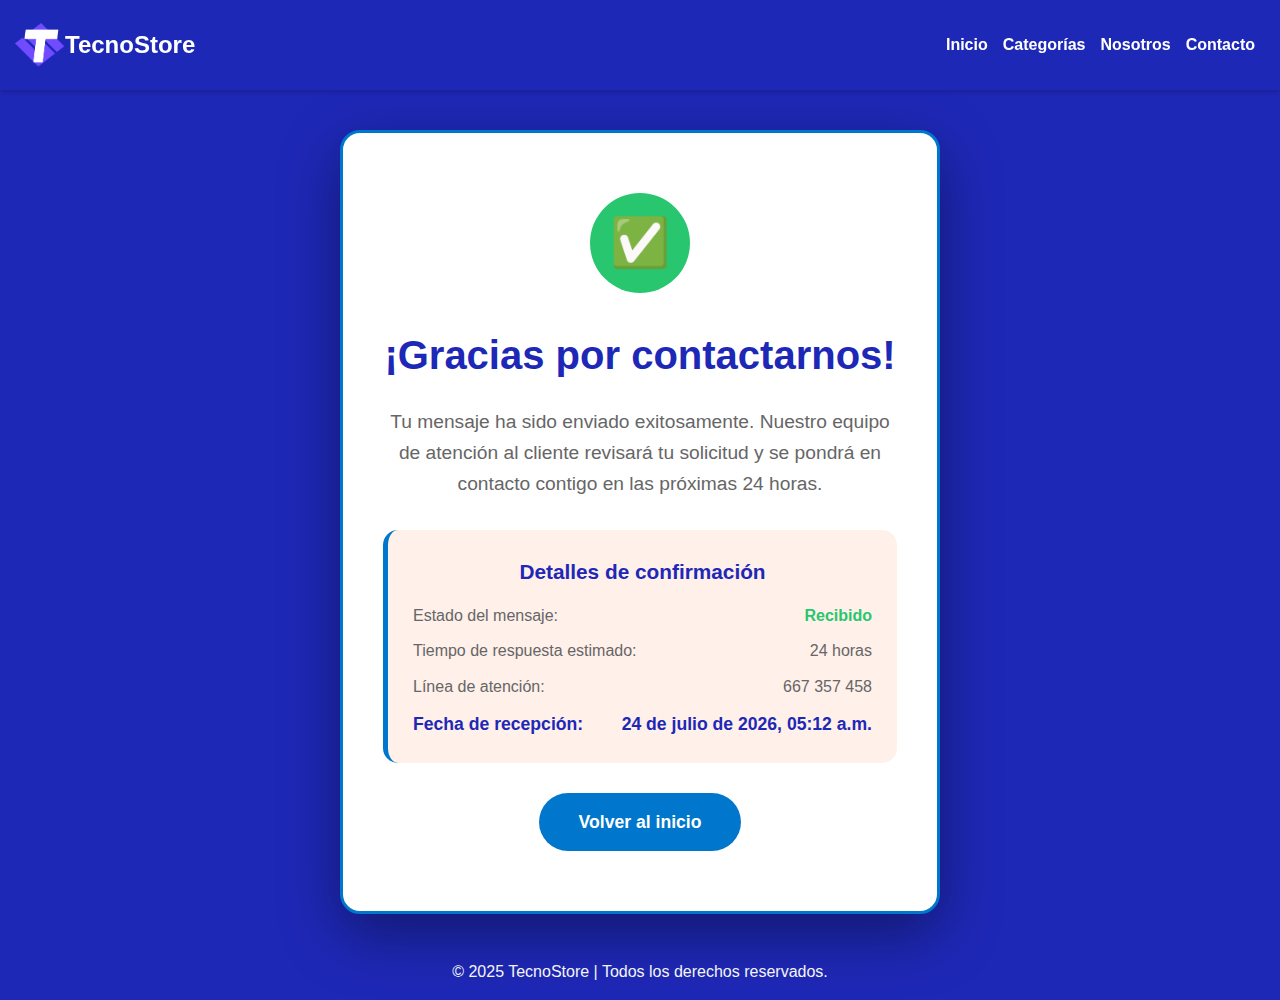
<file: MyTecnoStore/thank-you.html>
<!DOCTYPE html>
<html lang="es">
<head>
  <meta charset="UTF-8" />
  <meta name="viewport" content="width=device-width, initial-scale=1.0" />
  <title>¡Gracias! - TecnoStore</title>
  <style>
    * {
      margin: 0;
      padding: 0;
      box-sizing: border-box;
    }

    body {
      margin-top: 100px;
      font-family: 'Segoe UI', sans-serif;
      background-color: #1e28b7;
      color: #ffffff;
      line-height: 1.6;
      min-height: 100vh;
      display: flex;
      flex-direction: column;
    }

    header {
    box-shadow: 0 2px 5px rgba(0,0,0,0.2);
    padding: 15px;
    display: flex;
    min-height: 90px;
    justify-content: space-between;
    background-color: #1e28b7;
    align-items: center;
    position: fixed; /* Fija el encabezado en la parte superior */
    top: 0; /* Asegura que esté en la parte superior de la ventana */
    width: 100%; /* Hace que ocupe todo el ancho de la página */
    z-index: 1000; /* Asegura que el encabezado esté por encima de otros elementos */
}

@media (max-width:650px){
    header{
        justify-content: center;
        flex-direction: column;
    }
}


.logo {
    text-decoration: none;
    display: flex;
    align-items: center;
}

.logo img {
    height: 50px;
}

.logo h2 {
    color: #ffffff;
}

nav ul {
    list-style: none;
    display: flex;
    justify-content: center;
    gap: 15px;
    margin-right: 10px;
}

nav a {
    color: #fff;
    text-decoration: none;
    font-weight: bold;
}

nav a:hover {
    color: #0077cc;
}


    main {
      flex: 1;
      display: flex;
      align-items: center;
      justify-content: center;
      padding: 20px;
      position: relative;
    }

    .thank-you-container {
      background: #ffffff;
      border-radius: 20px;
      padding: 60px 40px;
      text-align: center;
      max-width: 600px;
      width: 100%;
      box-shadow: 0 20px 60px rgba(0, 0, 0, 0.4);
      border: 3px solid #0077cc;
      position: relative;
      overflow: hidden;
    }

    .thank-you-container::before {
      content: '';
      position: absolute;
      top: -50%;
      left: -50%;
      width: 200%;
      height: 200%;
      background: conic-gradient(from 0deg, transparent, rgba(255, 107, 53, 0.1), transparent, rgba(30, 40, 183, 0.1));
      animation: rotate 20s linear infinite;
      z-index: -1;
    }

    .success-icon {
      width: 100px;
      height: 100px;
      margin: 0 auto 30px;
      background: #28c76f;
      border-radius: 50%;
      display: flex;
      align-items: center;
      justify-content: center;
      font-size: 3rem;
      color: white;
      animation: bounce 2s ease-in-out infinite;
      position: relative;
    }

    .success-icon::after {
      content: '';
      position: absolute;
      width: 120px;
      height: 120px;
      border: 3px solid #28c76f;
      border-radius: 50%;
      opacity: 0;
      animation: pulse 2s ease-out infinite;
    }

    .thank-you-title {
      color: #1e28b7;
      font-size: 2.5rem;
      font-weight: bold;
      margin-bottom: 20px;
      animation: fadeInUp 1s ease-out 0.5s both;
    }

    .thank-you-message {
      color: #666;
      font-size: 1.2rem;
      margin-bottom: 30px;
      line-height: 1.6;
      animation: fadeInUp 1s ease-out 0.7s both;
    }

    .confirmation-details {
      background: rgba(255, 107, 53, 0.1);
      border-radius: 15px;
      padding: 25px;
      margin: 30px 0;
      border-left: 5px solid #0077cc;
      animation: fadeInUp 1s ease-out 0.9s both;
    }

    .confirmation-details h3 {
      color: #1e28b7;
      margin-bottom: 15px;
      font-size: 1.3rem;
    }

    .detail-item {
      display: flex;
      justify-content: space-between;
      margin-bottom: 10px;
      color: #666;
    }

    .detail-item:last-child {
      margin-bottom: 0;
      font-weight: bold;
      color: #1e28b7;
      font-size: 1.1rem;
    }

    .home-button {
      background: #0077cc;
      color: white;
      border: none;
      padding: 15px 40px;
      border-radius: 50px;
      font-size: 1.1rem;
      font-weight: bold;
      cursor: pointer;
      text-decoration: none;
      display: inline-flex;
      align-items: center;
      gap: 10px;
      transition: all 0.3s ease;
      animation: fadeInUp 1s ease-out 1.1s both;
      position: relative;
      overflow: hidden;
    }

    .home-button:hover {
      transform: translateY(-3px);
      box-shadow: 0 10px 25px rgba(255, 107, 53, 0.3);
      background: #0077cc;
    }

    .home-button::before {
      content: '';
      position: absolute;
      top: 0;
      left: -100%;
      width: 100%;
      height: 100%;
      background: linear-gradient(90deg, transparent, rgba(255, 255, 255, 0.2), transparent);
      transition: left 0.5s;
    }

    .home-button:hover::before {
      left: 100%;
    }

    .social-share {
      margin-top: 40px;
      animation: fadeInUp 1s ease-out 1.3s both;
    }

    .social-share h4 {
      color: #1e28b7;
      margin-bottom: 15px;
      font-size: 1.1rem;
    }

    .social-buttons {
      display: flex;
      justify-content: center;
      gap: 15px;
    }

    .social-btn {
      width: 45px;
      height: 45px;
      border-radius: 50%;
      border: none;
      cursor: pointer;
      display: flex;
      align-items: center;
      justify-content: center;
      font-size: 1.2rem;
      color: white;
      transition: all 0.3s ease;
      text-decoration: none;
    }


    .floating-elements {
      position: absolute;
      top: 0;
      left: 0;
      width: 100%;
      height: 100%;
      pointer-events: none;
      overflow: hidden;
      z-index: -1;
    }

    .floating-icon {
      position: absolute;
      font-size: 2rem;
      opacity: 0.1;
      animation: float 6s ease-in-out infinite;
      color: white;
    }

    .floating-icon:nth-child(1) {
      top: 10%;
      left: 10%;
      animation-delay: 0s;
    }

    .floating-icon:nth-child(2) {
      top: 20%;
      right: 15%;
      animation-delay: 1s;
    }

    .floating-icon:nth-child(3) {
      bottom: 30%;
      left: 5%;
      animation-delay: 2s;
    }

    .floating-icon:nth-child(4) {
      bottom: 15%;
      right: 10%;
      animation-delay: 3s;
    }

    .floating-icon:nth-child(5) {
      top: 50%;
      left: 2%;
      animation-delay: 4s;
    }

    .floating-icon:nth-child(6) {
      top: 40%;
      right: 3%;
      animation-delay: 5s;
    }

footer {
    background-color: #1e28b7;
    color: #fff;
    text-align: center;
    padding: 15px;
}

    @keyframes bounce {
      0%, 20%, 50%, 80%, 100% {
        transform: translateY(0);
      }
      40% {
        transform: translateY(-10px);
      }
      60% {
        transform: translateY(-5px);
      }
    }

    @keyframes pulse {
      0% {
        transform: scale(1);
        opacity: 1;
      }
      100% {
        transform: scale(1.2);
        opacity: 0;
      }
    }

    @keyframes fadeInUp {
      from {
        opacity: 0;
        transform: translateY(30px);
      }
      to {
        opacity: 1;
        transform: translateY(0);
      }
    }

    @keyframes float {
      0%, 100% {
        transform: translateY(0px) rotate(0deg);
      }
      50% {
        transform: translateY(-20px) rotate(180deg);
      }
    }

    @keyframes rotate {
      from {
        transform: rotate(0deg);
      }
      to {
        transform: rotate(360deg);
      }
    }

    @media (max-width: 768px) {
      .thank-you-container {
        padding: 40px 20px;
        margin: 10px;
      }

      .thank-you-title {
        font-size: 2rem;
      }

      .thank-you-message {
        font-size: 1rem;
      }

      .confirmation-details {
        padding: 20px;
      }

      .social-buttons {
        flex-wrap: wrap;
      }

      .home-button {
        padding: 12px 30px;
        font-size: 1rem;
      }
    }
  </style>
</head>
<body>
  <header>
    <a href="index.html" class="logo">
        <img src="img/logo.png" alt="">
        <h2 class="nombre-empresa">TecnoStore</h2>
    </a>
    <nav>
      <ul>
        <li><a href="index.html">Inicio</a></li>
        <li><a href="index.html#categorias">Categorías</a></li>
        <li><a href="index.html#nosotros">Nosotros</a></li>
        <li><a href="index.html#contacto">Contacto</a></li>
      </ul>
    </nav>
  </header>

  <main>

    <div class="thank-you-container">
      <div class="success-icon">
        ✅
      </div>
      
      <h1 class="thank-you-title">¡Gracias por contactarnos!</h1>
      
      <p class="thank-you-message">
        Tu mensaje ha sido enviado exitosamente. Nuestro equipo de atención al cliente 
        revisará tu solicitud y se pondrá en contacto contigo en las próximas 24 horas.
      </p>

      <div class="confirmation-details">
        <h3>Detalles de confirmación</h3>
        <div class="detail-item">
          <span>Estado del mensaje:</span>
          <span style="color: #28c76f; font-weight: bold;">Recibido</span>
        </div>
        <div class="detail-item">
          <span>Tiempo de respuesta estimado:</span>
          <span>24 horas</span>
        </div>
        <div class="detail-item">
          <span>Línea de atención:</span>
          <span>667 357 458</span>
        </div>
        <div class="detail-item">
          <span>Fecha de recepción:</span>
          <span id="currentDate"></span>
        </div>
      </div>

      <a href="index.html" class="home-button">
        Volver al inicio
      </a>

      </div>
    </div>
  </main>

  <footer>
    <p>&copy; 2025 TecnoStore | Todos los derechos reservados.</p>
  </footer>

  <script>
    // Mostrar la fecha actual
    document.addEventListener('DOMContentLoaded', function() {
      const currentDate = new Date().toLocaleDateString('es-MX', {
        year: 'numeric',
        month: 'long',
        day: 'numeric',
        hour: '2-digit',
        minute: '2-digit'
      });
      document.getElementById('currentDate').textContent = currentDate;
    });

    // Efecto de confeti al cargar la página
    function createConfetti() {
      const colors = ['#ff6b35', '#1e28b7', '#28c76f', '#ffc107', '#e83e8c'];
      
      for (let i = 0; i < 50; i++) {
        setTimeout(() => {
          const confetti = document.createElement('div');
          confetti.style.cssText = `
            position: fixed;
            width: 10px;
            height: 10px;
            background: ${colors[Math.floor(Math.random() * colors.length)]};
            top: -10px;
            left: ${Math.random() * 100}vw;
            border-radius: 50%;
            pointer-events: none;
            z-index: 1000;
            animation: confettiFall 3s linear forwards;
          `;
          document.body.appendChild(confetti);
          
          setTimeout(() => {
            confetti.remove();
          }, 3000);
        }, i * 100);
      }
    }

    // Agregar animación de confeti
    const style = document.createElement('style');
    style.textContent = `
      @keyframes confettiFall {
        to {
          transform: translateY(100vh) rotate(720deg);
          opacity: 0;
        }
      }
    `;
    document.head.appendChild(style);

    // Ejecutar confeti al cargar
    window.addEventListener('load', () => {
      setTimeout(createConfetti, 500);
    });

    // Animación de typing para el título
    function typeWriter(element, text, speed = 100) {
      let i = 0;
      element.innerHTML = '';
      function type() {
        if (i < text.length) {
          element.innerHTML += text.charAt(i);
          i++;
          setTimeout(type, speed);
        }
      }
      type();
    }

    // Efecto de escritura en el título (opcional)
    setTimeout(() => {
      const title = document.querySelector('.thank-you-title');
      const originalText = title.textContent;
      typeWriter(title, originalText, 80);
    }, 1500);

    // Agregamos un easter egg: click en el ícono de éxito
    document.querySelector('.success-icon').addEventListener('click', function() {
      this.style.animation = 'none';
      this.offsetHeight; // trigger reflow
      this.style.animation = 'bounce 0.6s ease-in-out';
      createConfetti();
    });
  </script>
</body>
</html>
</file>
<file: MyTecnoStore/styles.css>
* {
    margin: 0;
    padding: 0;
    box-sizing: border-box;
}

body {
    min-width: 500px;
    font-family: 'Montserrat', sans-serif;
    background-color: #ffffff;
    color: #ffffff;
    line-height: 1.6;
}

header {
    box-shadow: 0 2px 5px rgba(0,0,0,0.2);
    padding: 15px;
    display: flex;
    min-height: 90px;
    justify-content: space-between;
    background-color: #1e28b7;
    align-items: center;
    position: fixed; /* Fija el encabezado en la parte superior */
    top: 0; /* Asegura que esté en la parte superior de la ventana */
    width: 100%; /* Hace que ocupe todo el ancho de la página */
    z-index: 1000; /* Asegura que el encabezado esté por encima de otros elementos */
}

@media (max-width:650px){
    header{
        justify-content: center;
        flex-direction: column;
    }
}


.logo {
    text-decoration: none;
    display: flex;
    align-items: center;
}

.logo img {
    height: 50px;
}

.logo h2 {
    color: #ffffff;
}

nav ul {
    list-style: none;
    display: flex;
    justify-content: center;
    gap: 15px;
    margin-right: 10px;
}

nav a {
    color: #fff;
    text-decoration: none;
    font-weight: bold;
}

nav a:hover {
    color: #0077cc;
}

/* Estilos del carrito en header */
.cart-icon {
    position: relative;
    cursor: pointer;
    color: #fff;
    font-size: 24px;
}

.cart-count {
    position: absolute;
    top: -8px;
    right: -8px;
    background-color: #0077cc;
    color: white;
    border-radius: 50%;
    width: 20px;
    height: 20px;
    display: flex;
    align-items: center;
    justify-content: center;
    font-size: 12px;
    font-weight: bold;
}

main {
    padding: 0px;
    margin: 0;
}



.hero {
    font-size: 30px;
    margin: 0;
    background: url(https://cdn.pixabay.com/photo/2022/10/06/09/35/music-7502317_1280.jpg) no-repeat center center/cover;
    color: #ffffff;
    padding: 220px;
    text-align: center;
    text-shadow: 2px 1px rgba(0,0,0,0.5);
    margin-top: 60px;
}



.categorias {
    padding: 40px 20px;
    align-content: center;
    background-color: #ffffff;
}

.categorias h3 {
    color: #000000;
    text-align: center;
    margin-bottom: 40px;
    font-size: 2rem;
}

.contenedor-categorias {
    display: flex;
    justify-content: center;
    flex-wrap: wrap;
    gap: 20px;
}

.categoria {
    font-family: 'Montserrat', sans-serif;
    background-color: #fff;
    border-radius: 10px;
    overflow: hidden;
    width: 200px;
    text-align: center;
    box-shadow: 0 2px 5px rgba(0,0,0,0.2);
    text-decoration: none;
    color: #000000;
    transition: transform 0.5s;
}

.categoria img {
    width: 100%;
    height: 150px;
    object-fit: cover;
}

.categoria span {
    font-family: sans-serif ;
    color: #e0e0e0;
    background-color: #1e28b7;
    display: block;
    padding: 10px;
    font-weight: bold;
}

.categoria:hover {
    transform: scale(1.05);
}

/* Sección de productos */
.productos-destacados {
    background-color: #1e28b7;
    padding: 60px 20px;
}
.productos {
    margin-top: 50px;
    background-color: #ffffff;
    padding: 60px 20px;
}

.productos h3 {
    color: #000000;
    text-align: center;
    margin-bottom: 40px;
    font-size: 2rem;
}
.productos-destacados h3 {
    color: #ffffff;
    text-align: center;
    margin-bottom: 40px;
    font-size: 2rem;
}
.contenedor-productos {
    display: grid;
    grid-template-columns: repeat(auto-fit, minmax(280px, 1fr));
    gap: 30px;
    max-width: 1200px;
    margin: 0 auto;
}

.producto {
    min-height: 650px;
    min-width: 400px;
    background-color: #fff;
    border-radius: 15px;
    padding: 20px;
    box-shadow: 0 4px 15px rgba(0,0,0,0.1);
    text-align: center;
    transition: transform 0.3s ease;
}

.producto:hover {
transform: translateY(-5px);
}

.producto img {
    max-width: 350px;
    object-fit: cover;
    border-radius: 10px;
    margin-bottom: 15px;
}

.producto h4 {
    color: #252440;
    margin-bottom: 10px;
    font-size: 1.2rem;
}

.producto p {
    color: #666;
    margin-bottom: 15px;
}

.precio {
    color: #0077cc;
    font-size: 1.5rem;
    font-weight: bold;
    margin-bottom: 15px;
}

.btn-agregar {
    background-color: #0077cc;
    color: white;
    border: none;
    padding: 12px 24px;
    border-radius: 25px;
    cursor: pointer;
    font-weight: bold;
    transition: background-color 0.3s;
}

.btn-agregar:hover {
    background-color: #005fa3;
}

/*Nosotros*/
    .sobre-nosotros {
    align-content: center;
    align-items: center;
    background-color: #ffffff;
    margin: auto;
    padding: 40px 20px;
}

.sobre-nosotros h1 {
    color: #000000;
    font-size: 36px;
    text-align: center;
    margin-bottom: 10px;
}

.nosotros-text { 
    margin: 0 auto;
    color: #000000;
    max-width: 800px;
    font-size: 1.2rem;
    line-height: 1.6;
    text-align: justify;
    padding: 25px;
    border-left: 7px solid #1e28b7;
    background-color: #fff; 
    border-radius: 8px;
}


/* Sección de FAQ */
.faq-section {
  background: #ffffff;
  padding: 50px 20px;
  text-align: center;
}

.faq-content {
  max-width: 800px;
  margin: 0 auto;
}

.faq-item {
  background: #1e28b7;
  border-radius: 10px;
  margin-bottom: 15px;
  box-shadow: 0 4px 10px rgba(0, 123, 255, 0.3);
}

.faq-question {
  font-family: 'Montserrat', sans-serif;
  font-size: 18px;
  font-weight: 600;
  color: #ffffff;
  padding: 15px;
  cursor: pointer;
  display: block;
  text-align: left;
}

.faq-answer {
  font-family: 'Barlow Semi Condensed', sans-serif;
  font-size: 16px;
  color: #ffffff;
  padding: 15px;
  text-align: left;
}

details[open] .faq-question {
  border-bottom: 1px solid #ffffff;
}

.faq-item summary::-webkit-details-marker {
  display: none;
}

.faq-item summary::before {
  content: '\25B6'; /* Flecha hacia la derecha */
  display: inline-block;
  margin-right: 10px;
  font-size: 14px;
}

.faq-item[open] summary::before {
  content: '\25BC'; /* Flecha hacia abajo cuando está abierto */
}

/* Responsive */
@media (max-width: 768px) {
  .hero {
    padding: 8rem 0;
  }
  .contact-content {
    flex-direction: column;
    align-items: center;
  }
  .contact-detail,
  .contact-form {
    max-width: 100%;
    height: auto;
  }
  .faq-content {
    max-width: 100%;
   }
  }


/* Sección de Contacto */
.contact-section {
  background: #ffffff;
  padding: 50px 20px;
  text-align: center;
}

.container {
  max-width: 1200px;
  margin: 0 auto;
}

.section-title {
  font-family: 'Montserrat', sans-serif;
  font-size: 36px;
  font-weight: 700;
  color: #000000;
  margin-bottom: 40px;
  text-transform: none;
}

.contact-content {
  display: flex;
  justify-content: space-between;
  gap: 20px;
  flex-wrap: wrap;
}

.contact-detail {
  background: #1e28b7;
  border-radius: 10px;
  padding: 30px;
  box-shadow: 0 4px 10px rgba(0, 123, 255, 0.3);
  text-align: center;
  flex: 1;
  min-width: 300px;
  max-width: 800px;
}

.contact-detail-title {
  font-family: 'Montserrat', sans-serif;
  font-size: 24px;
  font-weight: 600;
  color: #ffffff;
  margin-bottom: 20px;
}

.contact-detail-text,
.contact-detail-info {
  text-align: left;
  font-family: 'Barlow Semi Condensed', sans-serif;
  font-size: 16px;
  color: #ffffff;
  margin-bottom: 10px;
}

.contact-form {
  background: #1e28b7;
  border-radius: 10px;
  padding: 30px;
  flex: 1;
  min-width: 300px;
  max-width: 400px;
}

.form-group {
  margin-bottom: 20px;
}

.contact-form label {
  text-align: left;
  font-family: 'Montserrat', sans-serif;
  font-size: 16px;
  font-weight: 600;
  color: #ffffff;
  display: block;
  margin-bottom: 10px;
}

.required-star {
  color: #FF0000;
  font-size: 16px;
}

.form-input,
.form-textarea {
  width: 100%;
  max-width: 400px;
  background: #ffffff;
  border: 1px solid #c7c7c7;
  border-radius: 10px;
  padding: 15px;
  font-family: 'Barlow Semi Condensed', sans-serif;
  font-size: 14px;
  color: #000000;
  text-transform: none;
}

.form-textarea {
  height: 120px;
  resize: none;
}

.form-input::placeholder,
.form-textarea::placeholder {
  opacity: 0.7;
}

.form-error {
  color: #FF0000;
  font-family: 'Barlow Semi Condensed', sans-serif;
  font-size: 14px;
  margin-bottom: 15px;
  text-align: center;
}

.submit-button {
  background: #ffffff;
  color: #000000;
  padding: 10px 20px;
  border-radius: 10px;
  font-family: 'Montserrat', sans-serif;
  font-weight: 600;
  text-transform: uppercase;
  border: none;
  cursor: pointer;
  display: block;
  margin: 0 auto;
  transition: transform 0.3s;
}

.submit-button:hover {
  transform: scale(1.05);
}

/* Botones Sociales */
.social-buttons {
  margin-top: 20px;
}

.social-btn {
  align-items: center;
  display: inline-block;
  width: 40px;
  height: 40px;
  line-height: 40px;
  text-align: center;
  margin: 0 10px;
  border-radius: 50%;
  background: #FFFFFF;
  color: #007BFF;
  text-decoration: none;
  font-size: 18px;
  transition: background 0.3s, color 0.3s;
}

.social-btn:hover {
  background: #007BFF;
  color: #FFFFFF;
}

.social-btn.facebook { background: #3b5998; color: #FFFFFF; }
.social-btn.facebook:hover { background: #FFFFFF; color: #3b5998; }
.social-btn.instagram { background: #e1306c; color: #FFFFFF; }
.social-btn.instagram:hover { background: #FFFFFF; color: #e1306c; }
.social-btn.whatsapp { background: #25D366; color: #FFFFFF; }
.social-btn.whatsapp:hover { background: #FFFFFF; color: #25D366; }





/* Modal del carrito */
.modal {
    display: none;
    position: fixed;
    z-index: 1000;
    left: 0;
    top: 0;
    width: 100%;
    height: 100%;
    background-color: rgba(0,0,0,0.5);
}

.modal-content {
    background-color: #fff;
    margin: 5% auto;
    padding: 30px;
    border-radius: 15px;
    width: 90%;
    max-width: 600px;
    max-height: 80vh;
    overflow-y: auto;
}

.close {
    color: #aaa;
    float: right;
    font-size: 28px;
    font-weight: bold;
    cursor: pointer;
}

.close:hover {
    color: #000;
}

.cart-header {
    color: #252440;
    text-align: center;
    margin-bottom: 20px;
    border-bottom: 2px solid #0077cc;
    padding-bottom: 10px;
}

.cart-item {
    display: flex;
    justify-content: space-between;
    align-items: center;
    padding: 15px 0;
    border-bottom: 1px solid #eee;
    color: #333;
}

.cart-item img {
    width: 60px;
    height: 60px;
    object-fit: cover;
    border-radius: 8px;
}

.item-info {
    flex: 1;
    margin-left: 15px;
}

.item-name {
    font-weight: bold;
    margin-bottom: 5px;
}

.item-price {
    color: #0077cc;
    font-weight: bold;
}

.quantity-controls {
    display: flex;
    align-items: center;
    gap: 10px;
}

.qty-btn {
background-color: #0077cc;
color: white;
border: none;
width: 30px;
height: 30px;
border-radius: 50%;
cursor: pointer;
font-weight: bold;
}

.qty-btn:hover {
    background-color: #005fa3;
}

.quantity {
    font-weight: bold;
    min-width: 30px;
    text-align: center;
}

.remove-btn {
    background-color: #dc3545;
    color: white;
    border: none;
    padding: 5px 10px;
    border-radius: 5px;
    cursor: pointer;
    margin-left: 10px;
}

.remove-btn:hover {
    background-color: #c82333;
}

.cart-summary {
    margin-top: 20px;
    padding-top: 20px;
    border-top: 2px solid #0077cc;
    color: #333;
}

.summary-row {
    display: flex;
    justify-content: space-between;
    margin-bottom: 10px;
}

.total-row {
    font-weight: bold;
    font-size: 1.2rem;
    color: #252440;
}

.free-shipping {
    color: #28a745;
    font-weight: bold;
    text-align: center;
    margin: 10px 0;
}

.checkout-btn {
    width: 100%;
    background-color: #28a745;
    color: white;
    border: none;
    padding: 15px;
    border-radius: 10px;
    font-size: 1.1rem;
    font-weight: bold;
    cursor: pointer;
    margin-top: 15px;
}

.checkout-btn:hover {
    background-color: #218838;
}

.empty-cart {
    text-align: center;
    color: #666;
    padding: 40px 20px;
}

footer {
    background-color: #1e28b7;
    color: #fff;
    text-align: center;
    padding: 15px;
}

@media (max-width: 768px) {
    .contacto {
        flex-direction: column;
        padding: 50px 20px;
}
      
.modal-content {
    width: 95%;
    margin: 10% auto;
    }
}
</file>
